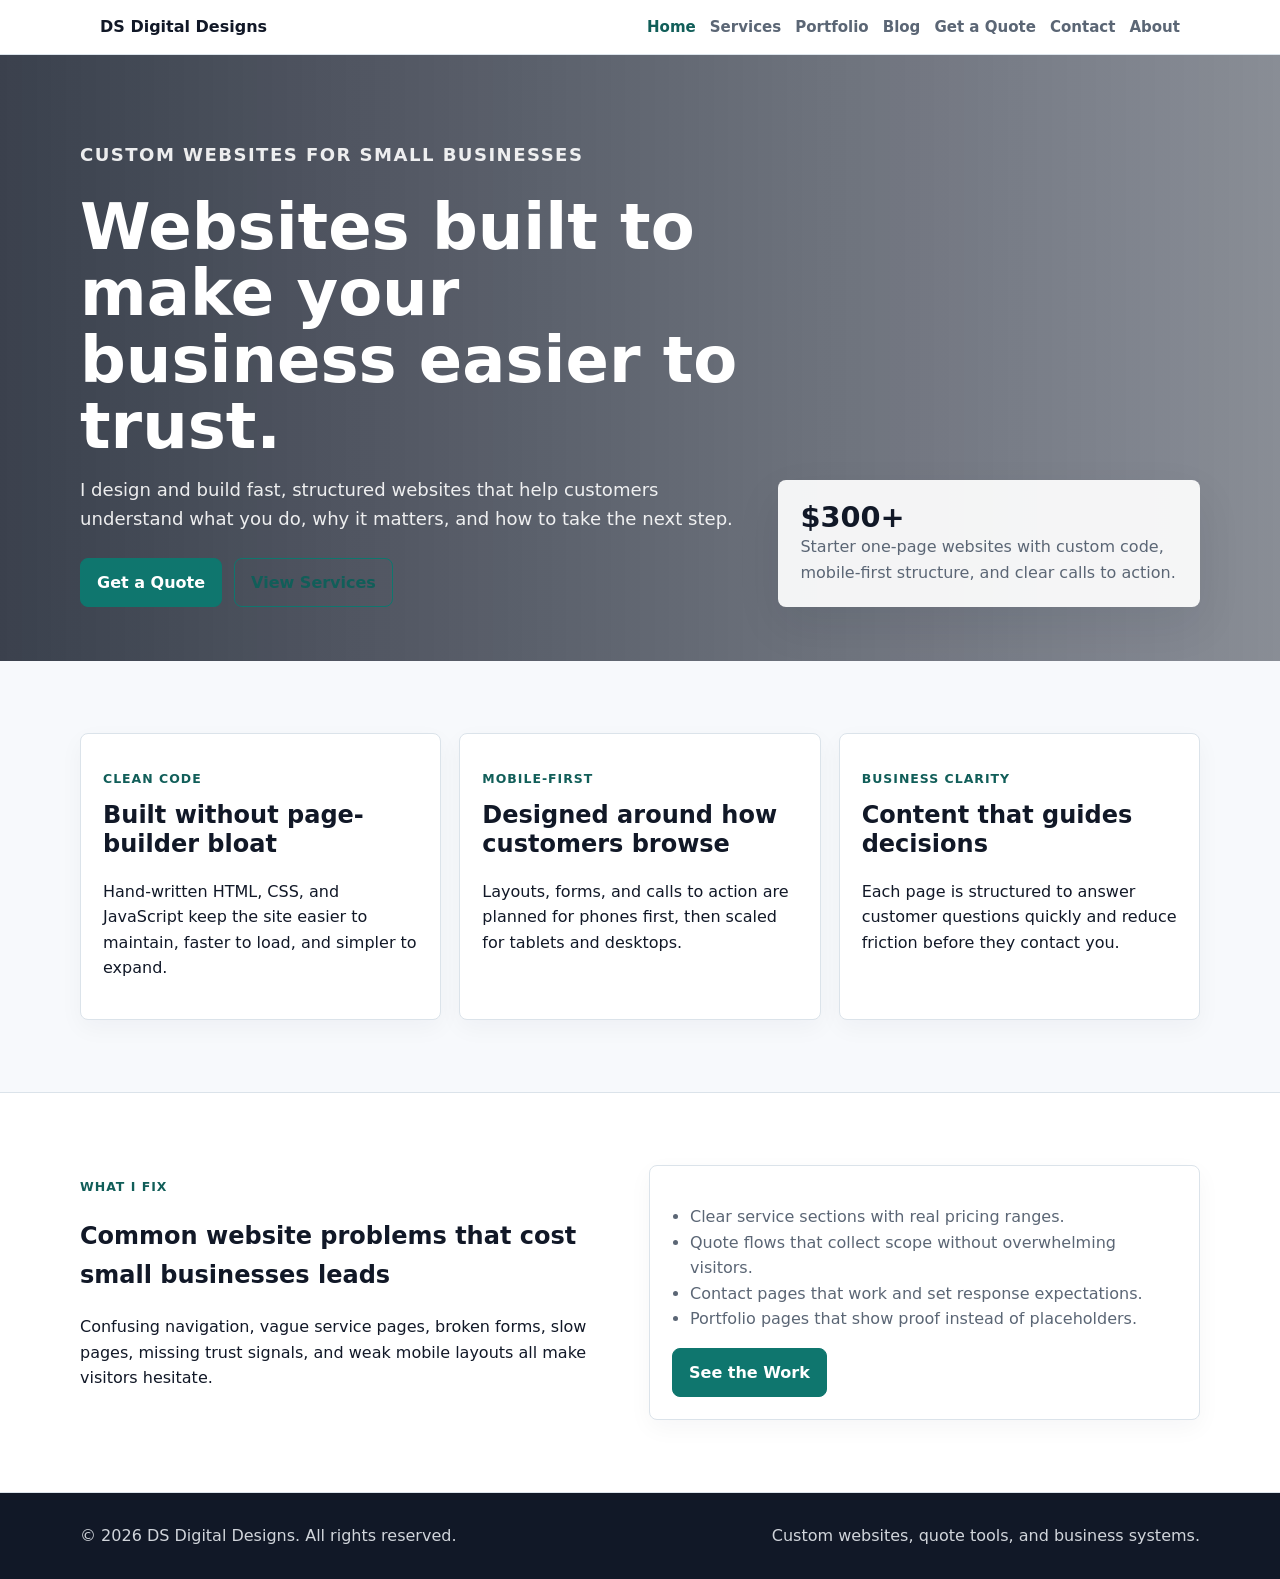
<file: index.html>
<!DOCTYPE html>
<html lang="en">
<head>
  <meta charset="UTF-8">
  <meta name="viewport" content="width=device-width, initial-scale=1.0">
  <title>DS Digital Designs | Websites Built to Convert</title>
  <meta name="description" content="Custom websites, redesigns, and business tools for small businesses that need clarity, speed, and stronger customer trust.">
  <link rel="stylesheet" href="styles.css">
</head>
<body>
  <header class="site-header" data-nav></header>

  <main>
    <section class="hero">
      <div class="wrap">
        <div>
          <p class="eyebrow">Custom websites for small businesses</p>
          <h1>Websites built to make your business easier to trust.</h1>
          <p>I design and build fast, structured websites that help customers understand what you do, why it matters, and how to take the next step.</p>
          <div class="hero-actions">
            <a class="button" href="quote.html">Get a Quote</a>
            <a class="button secondary" href="services.html">View Services</a>
          </div>
        </div>
        <aside class="hero-panel" aria-label="Project starting points">
          <strong>$300+</strong>
          <span>Starter one-page websites with custom code, mobile-first structure, and clear calls to action.</span>
        </aside>
      </div>
    </section>

    <section class="section">
      <div class="wrap grid three">
        <article class="card">
          <p class="eyebrow">Clean code</p>
          <h2>Built without page-builder bloat</h2>
          <p>Hand-written HTML, CSS, and JavaScript keep the site easier to maintain, faster to load, and simpler to expand.</p>
        </article>
        <article class="card">
          <p class="eyebrow">Mobile-first</p>
          <h2>Designed around how customers browse</h2>
          <p>Layouts, forms, and calls to action are planned for phones first, then scaled for tablets and desktops.</p>
        </article>
        <article class="card">
          <p class="eyebrow">Business clarity</p>
          <h2>Content that guides decisions</h2>
          <p>Each page is structured to answer customer questions quickly and reduce friction before they contact you.</p>
        </article>
      </div>
    </section>

    <section class="section alt">
      <div class="wrap grid two">
        <div>
          <p class="eyebrow">What I fix</p>
          <h2>Common website problems that cost small businesses leads</h2>
          <p>Confusing navigation, vague service pages, broken forms, slow pages, missing trust signals, and weak mobile layouts all make visitors hesitate.</p>
        </div>
        <div class="card">
          <ul class="list">
            <li>Clear service sections with real pricing ranges.</li>
            <li>Quote flows that collect scope without overwhelming visitors.</li>
            <li>Contact pages that work and set response expectations.</li>
            <li>Portfolio pages that show proof instead of placeholders.</li>
          </ul>
          <a class="button" href="portfolio.html">See the Work</a>
        </div>
      </div>
    </section>
  </main>

  <footer class="site-footer" data-footer></footer>
  <script src="site.js"></script>
</body>
</html>
</file>
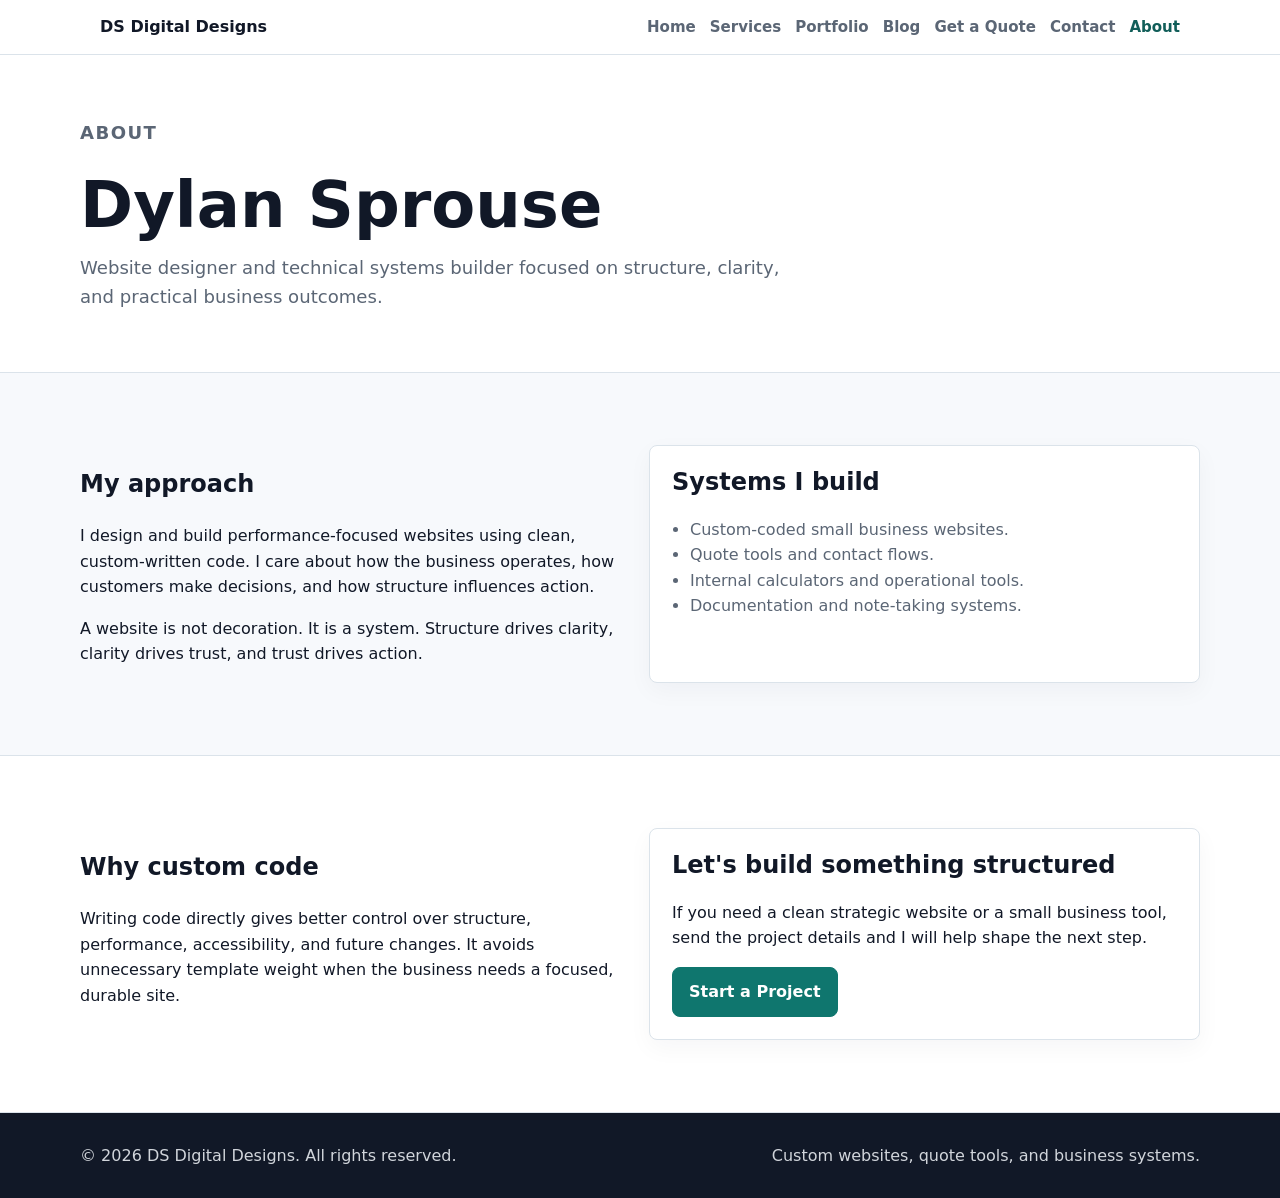
<file: about.html>
<!DOCTYPE html>
<html lang="en">
<head>
  <meta charset="UTF-8">
  <meta name="viewport" content="width=device-width, initial-scale=1.0">
  <title>About Dylan Sprouse | DS Digital Designs</title>
  <meta name="description" content="Learn about Dylan Sprouse and the DS Digital Designs approach to clean, structured websites and business tools.">
  <link rel="stylesheet" href="styles.css">
</head>
<body>
  <header class="site-header" data-nav></header>
  <main>
    <section class="page-title">
      <div class="wrap">
        <p class="eyebrow">About</p>
        <h1>Dylan Sprouse</h1>
        <p>Website designer and technical systems builder focused on structure, clarity, and practical business outcomes.</p>
      </div>
    </section>

    <section class="section">
      <div class="wrap grid two">
        <article>
          <h2>My approach</h2>
          <p>I design and build performance-focused websites using clean, custom-written code. I care about how the business operates, how customers make decisions, and how structure influences action.</p>
          <p>A website is not decoration. It is a system. Structure drives clarity, clarity drives trust, and trust drives action.</p>
        </article>
        <aside class="card">
          <h2>Systems I build</h2>
          <ul class="list">
            <li>Custom-coded small business websites.</li>
            <li>Quote tools and contact flows.</li>
            <li>Internal calculators and operational tools.</li>
            <li>Documentation and note-taking systems.</li>
          </ul>
        </aside>
      </div>
    </section>

    <section class="section alt">
      <div class="wrap grid two">
        <article>
          <h2>Why custom code</h2>
          <p>Writing code directly gives better control over structure, performance, accessibility, and future changes. It avoids unnecessary template weight when the business needs a focused, durable site.</p>
        </article>
        <article class="card">
          <h2>Let's build something structured</h2>
          <p>If you need a clean strategic website or a small business tool, send the project details and I will help shape the next step.</p>
          <a class="button" href="quote.html">Start a Project</a>
        </article>
      </div>
    </section>
  </main>
  <footer class="site-footer" data-footer></footer>
  <script src="site.js"></script>
</body>
</html>
</file>
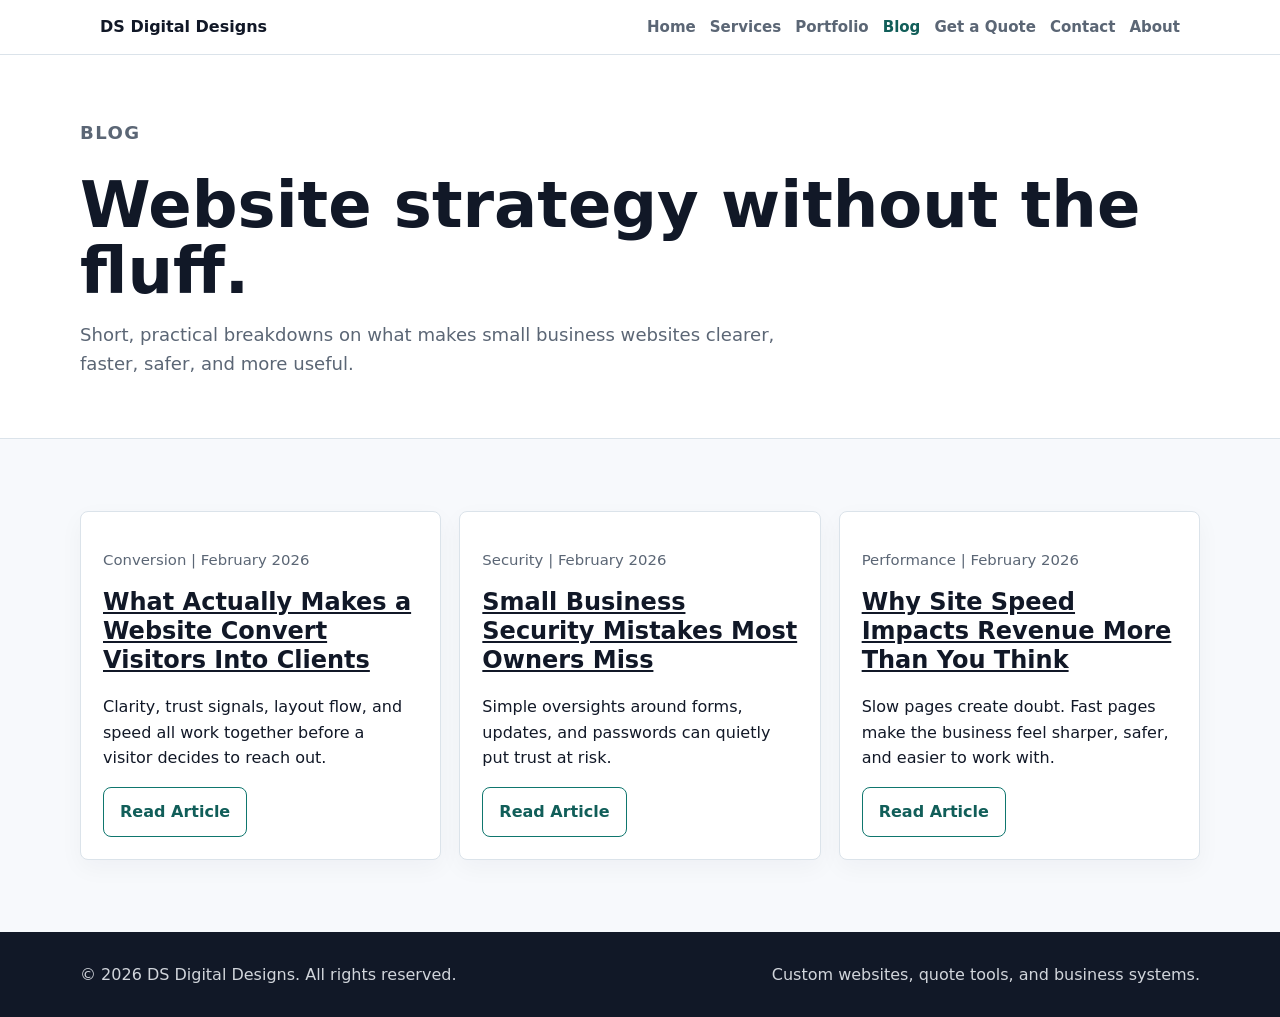
<file: blog.html>
<!DOCTYPE html>
<html lang="en">
<head>
  <meta charset="UTF-8">
  <meta name="viewport" content="width=device-width, initial-scale=1.0">
  <title>Blog | DS Digital Designs</title>
  <meta name="description" content="Website strategy, performance, security, and conversion articles for small businesses.">
  <link rel="stylesheet" href="styles.css">
</head>
<body>
  <header class="site-header" data-nav></header>
  <main>
    <section class="page-title">
      <div class="wrap">
        <p class="eyebrow">Blog</p>
        <h1>Website strategy without the fluff.</h1>
        <p>Short, practical breakdowns on what makes small business websites clearer, faster, safer, and more useful.</p>
      </div>
    </section>

    <section class="section">
      <div class="wrap grid three">
        <article class="card">
          <p class="post-meta">Conversion | February 2026</p>
          <h2><a href="post-high-converting-websites.html">What Actually Makes a Website Convert Visitors Into Clients</a></h2>
          <p>Clarity, trust signals, layout flow, and speed all work together before a visitor decides to reach out.</p>
          <a class="button secondary" href="post-high-converting-websites.html">Read Article</a>
        </article>
        <article class="card">
          <p class="post-meta">Security | February 2026</p>
          <h2><a href="post-small-business-security.html">Small Business Security Mistakes Most Owners Miss</a></h2>
          <p>Simple oversights around forms, updates, and passwords can quietly put trust at risk.</p>
          <a class="button secondary" href="post-small-business-security.html">Read Article</a>
        </article>
        <article class="card">
          <p class="post-meta">Performance | February 2026</p>
          <h2><a href="post-site-speed-revenue.html">Why Site Speed Impacts Revenue More Than You Think</a></h2>
          <p>Slow pages create doubt. Fast pages make the business feel sharper, safer, and easier to work with.</p>
          <a class="button secondary" href="post-site-speed-revenue.html">Read Article</a>
        </article>
      </div>
    </section>
  </main>
  <footer class="site-footer" data-footer></footer>
  <script src="site.js"></script>
</body>
</html>
</file>
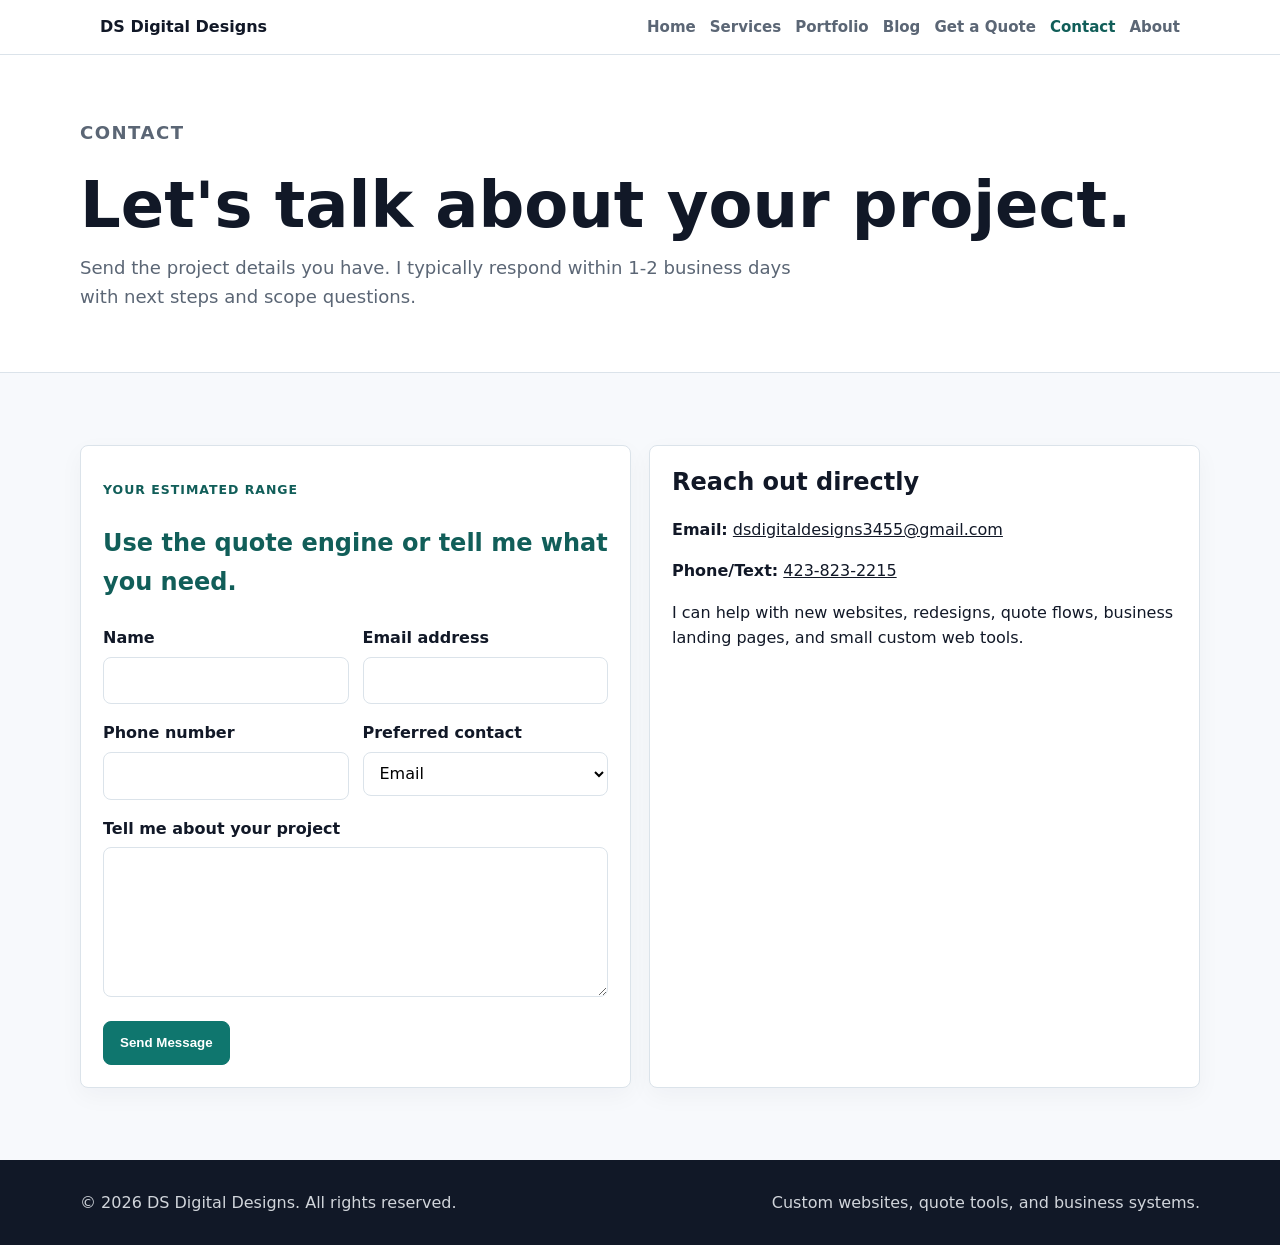
<file: contact.html>
<!DOCTYPE html>
<html lang="en">
<head>
  <meta charset="UTF-8">
  <meta name="viewport" content="width=device-width, initial-scale=1.0">
  <title>Contact | DS Digital Designs</title>
  <meta name="description" content="Contact DS Digital Designs about a website, redesign, quote engine, or custom business tool.">
  <link rel="stylesheet" href="styles.css">
</head>
<body>
  <header class="site-header" data-nav></header>
  <main>
    <section class="page-title">
      <div class="wrap">
        <p class="eyebrow">Contact</p>
        <h1>Let's talk about your project.</h1>
        <p>Send the project details you have. I typically respond within 1-2 business days with next steps and scope questions.</p>
      </div>
    </section>

    <section class="section">
      <div class="wrap grid two">
        <form class="card" data-contact-form>
          <p class="eyebrow">Your estimated range</p>
          <p class="price" data-estimate-field>Use the quote engine or tell me what you need.</p>

          <div class="form-row">
            <div class="form-field">
              <label for="name">Name</label>
              <input id="name" name="name" autocomplete="name" required>
            </div>
            <div class="form-field">
              <label for="email">Email address</label>
              <input id="email" name="email" type="email" autocomplete="email" required>
            </div>
          </div>

          <div class="form-row">
            <div class="form-field">
              <label for="phone">Phone number</label>
              <input id="phone" name="phone" type="tel" autocomplete="tel">
            </div>
            <div class="form-field">
              <label for="contact-method">Preferred contact</label>
              <select id="contact-method" name="contact-method">
                <option>Email</option>
                <option>Text</option>
                <option>Either</option>
              </select>
            </div>
          </div>

          <div class="form-field">
            <label for="message">Tell me about your project</label>
            <textarea id="message" name="message" required></textarea>
          </div>

          <button type="submit">Send Message</button>
          <div class="success" data-form-success>
            Your email app should open with the message ready to send. If it does not, email dsdigitaldesigns3455@gmail.com directly.
          </div>
        </form>

        <aside class="card">
          <h2>Reach out directly</h2>
          <p><strong>Email:</strong> <a href="mailto:dsdigitaldesigns3455@gmail.com">dsdigitaldesigns3455@gmail.com</a></p>
          <p><strong>Phone/Text:</strong> <a href="tel:14238232215">423-823-2215</a></p>
          <p>I can help with new websites, redesigns, quote flows, business landing pages, and small custom web tools.</p>
        </aside>
      </div>
    </section>
  </main>
  <footer class="site-footer" data-footer></footer>
  <script src="site.js"></script>
</body>
</html>
</file>
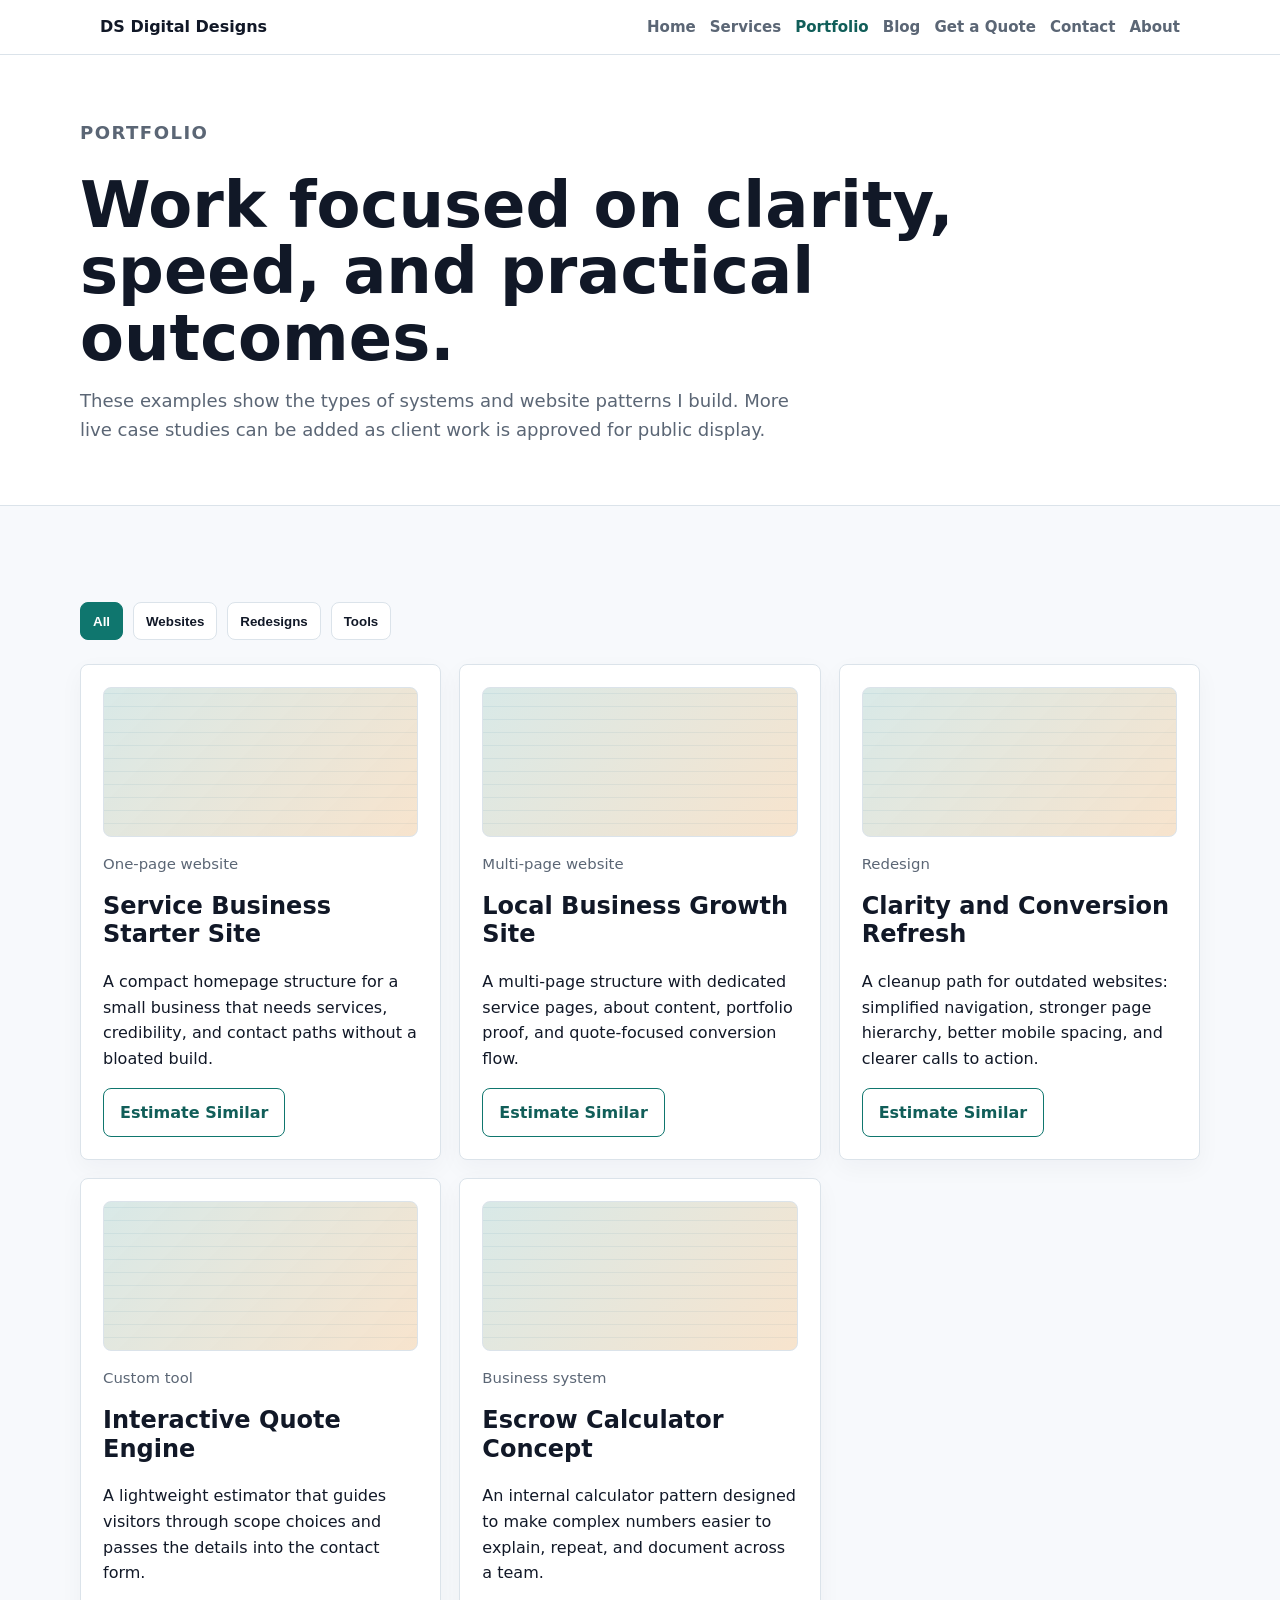
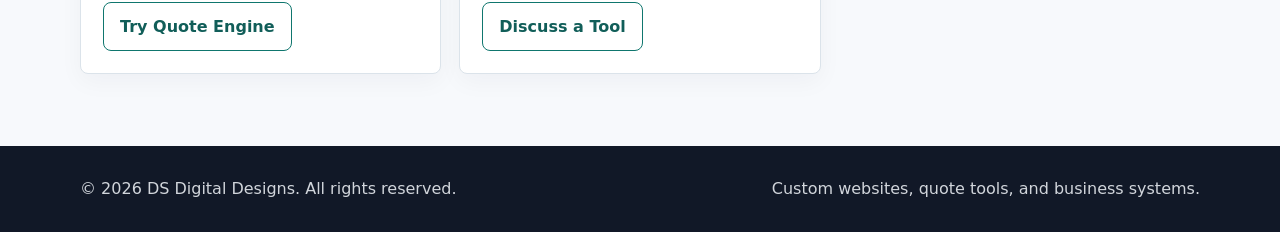
<file: portfolio.html>
<!DOCTYPE html>
<html lang="en">
<head>
  <meta charset="UTF-8">
  <meta name="viewport" content="width=device-width, initial-scale=1.0">
  <title>Portfolio | DS Digital Designs</title>
  <meta name="description" content="Recent DS Digital Designs website and tool examples.">
  <link rel="stylesheet" href="styles.css">
</head>
<body>
  <header class="site-header" data-nav></header>
  <main>
    <section class="page-title">
      <div class="wrap">
        <p class="eyebrow">Portfolio</p>
        <h1>Work focused on clarity, speed, and practical outcomes.</h1>
        <p>These examples show the types of systems and website patterns I build. More live case studies can be added as client work is approved for public display.</p>
      </div>
    </section>

    <section class="section">
      <div class="wrap">
        <div class="filters" aria-label="Portfolio filters">
          <button type="button" class="filter active" data-filter="all">All</button>
          <button type="button" class="filter" data-filter="site">Websites</button>
          <button type="button" class="filter" data-filter="redesign">Redesigns</button>
          <button type="button" class="filter" data-filter="tool">Tools</button>
        </div>

        <div class="grid three">
          <article class="card" data-project="site">
            <div class="project-shot" aria-hidden="true"></div>
            <p class="project-meta">One-page website</p>
            <h2>Service Business Starter Site</h2>
            <p>A compact homepage structure for a small business that needs services, credibility, and contact paths without a bloated build.</p>
            <a class="button secondary" href="quote.html?type=one-page">Estimate Similar</a>
          </article>

          <article class="card" data-project="site">
            <div class="project-shot" aria-hidden="true"></div>
            <p class="project-meta">Multi-page website</p>
            <h2>Local Business Growth Site</h2>
            <p>A multi-page structure with dedicated service pages, about content, portfolio proof, and quote-focused conversion flow.</p>
            <a class="button secondary" href="quote.html?type=multi-page">Estimate Similar</a>
          </article>

          <article class="card" data-project="redesign">
            <div class="project-shot" aria-hidden="true"></div>
            <p class="project-meta">Redesign</p>
            <h2>Clarity and Conversion Refresh</h2>
            <p>A cleanup path for outdated websites: simplified navigation, stronger page hierarchy, better mobile spacing, and clearer calls to action.</p>
            <a class="button secondary" href="quote.html?type=redesign">Estimate Similar</a>
          </article>

          <article class="card" data-project="tool">
            <div class="project-shot" aria-hidden="true"></div>
            <p class="project-meta">Custom tool</p>
            <h2>Interactive Quote Engine</h2>
            <p>A lightweight estimator that guides visitors through scope choices and passes the details into the contact form.</p>
            <a class="button secondary" href="quote.html">Try Quote Engine</a>
          </article>

          <article class="card" data-project="tool">
            <div class="project-shot" aria-hidden="true"></div>
            <p class="project-meta">Business system</p>
            <h2>Escrow Calculator Concept</h2>
            <p>An internal calculator pattern designed to make complex numbers easier to explain, repeat, and document across a team.</p>
            <a class="button secondary" href="contact.html">Discuss a Tool</a>
          </article>
        </div>
      </div>
    </section>
  </main>
  <footer class="site-footer" data-footer></footer>
  <script src="site.js"></script>
</body>
</html>
</file>
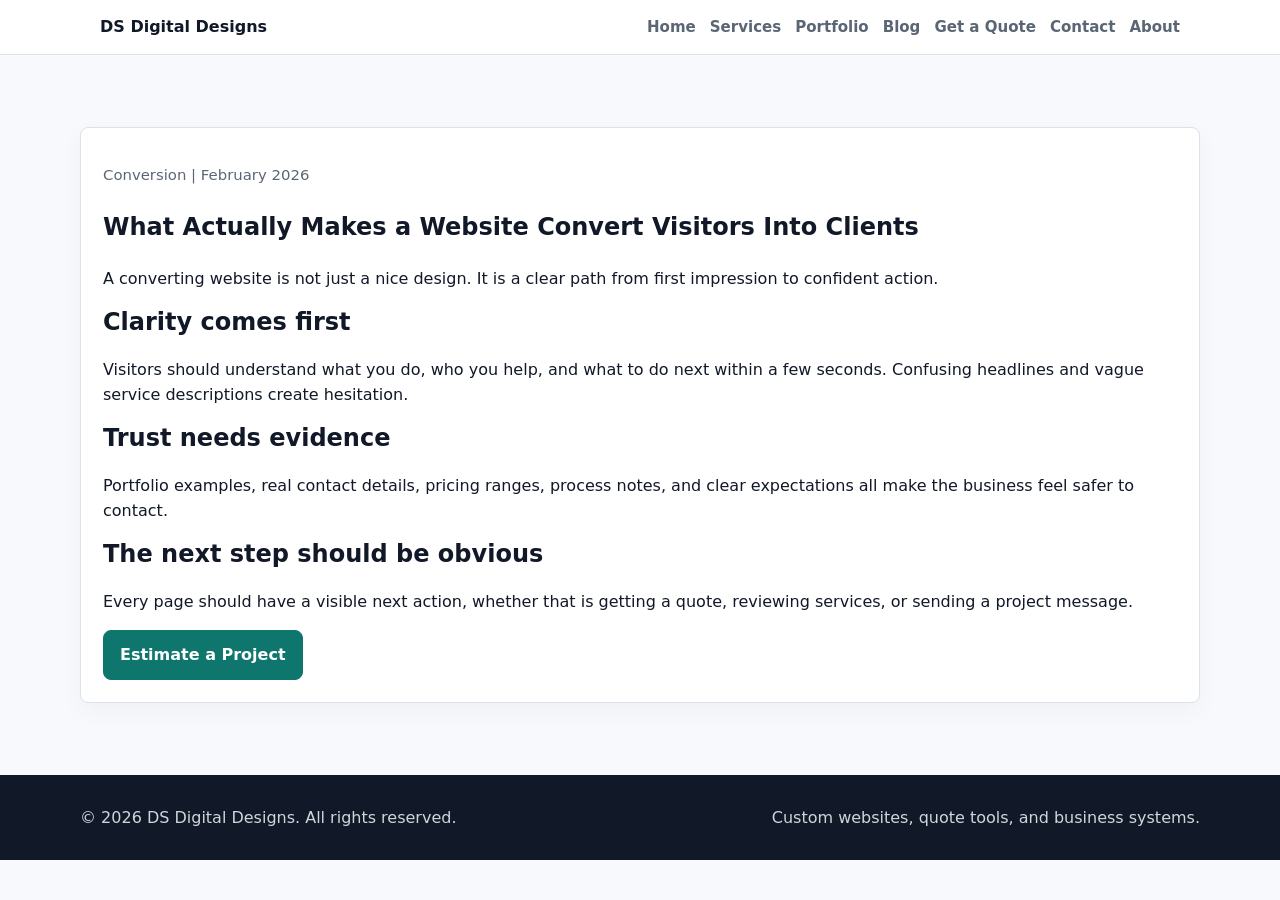
<file: post-high-converting-websites.html>
<!DOCTYPE html>
<html lang="en">
<head>
  <meta charset="UTF-8">
  <meta name="viewport" content="width=device-width, initial-scale=1.0">
  <title>What Makes a Website Convert | DS Digital Designs</title>
  <link rel="stylesheet" href="styles.css">
</head>
<body>
  <header class="site-header" data-nav></header>
  <main>
    <article class="section">
      <div class="wrap card">
        <p class="post-meta">Conversion | February 2026</p>
        <h1>What Actually Makes a Website Convert Visitors Into Clients</h1>
        <p>A converting website is not just a nice design. It is a clear path from first impression to confident action.</p>
        <h2>Clarity comes first</h2>
        <p>Visitors should understand what you do, who you help, and what to do next within a few seconds. Confusing headlines and vague service descriptions create hesitation.</p>
        <h2>Trust needs evidence</h2>
        <p>Portfolio examples, real contact details, pricing ranges, process notes, and clear expectations all make the business feel safer to contact.</p>
        <h2>The next step should be obvious</h2>
        <p>Every page should have a visible next action, whether that is getting a quote, reviewing services, or sending a project message.</p>
        <a class="button" href="quote.html">Estimate a Project</a>
      </div>
    </article>
  </main>
  <footer class="site-footer" data-footer></footer>
  <script src="site.js"></script>
</body>
</html>
</file>
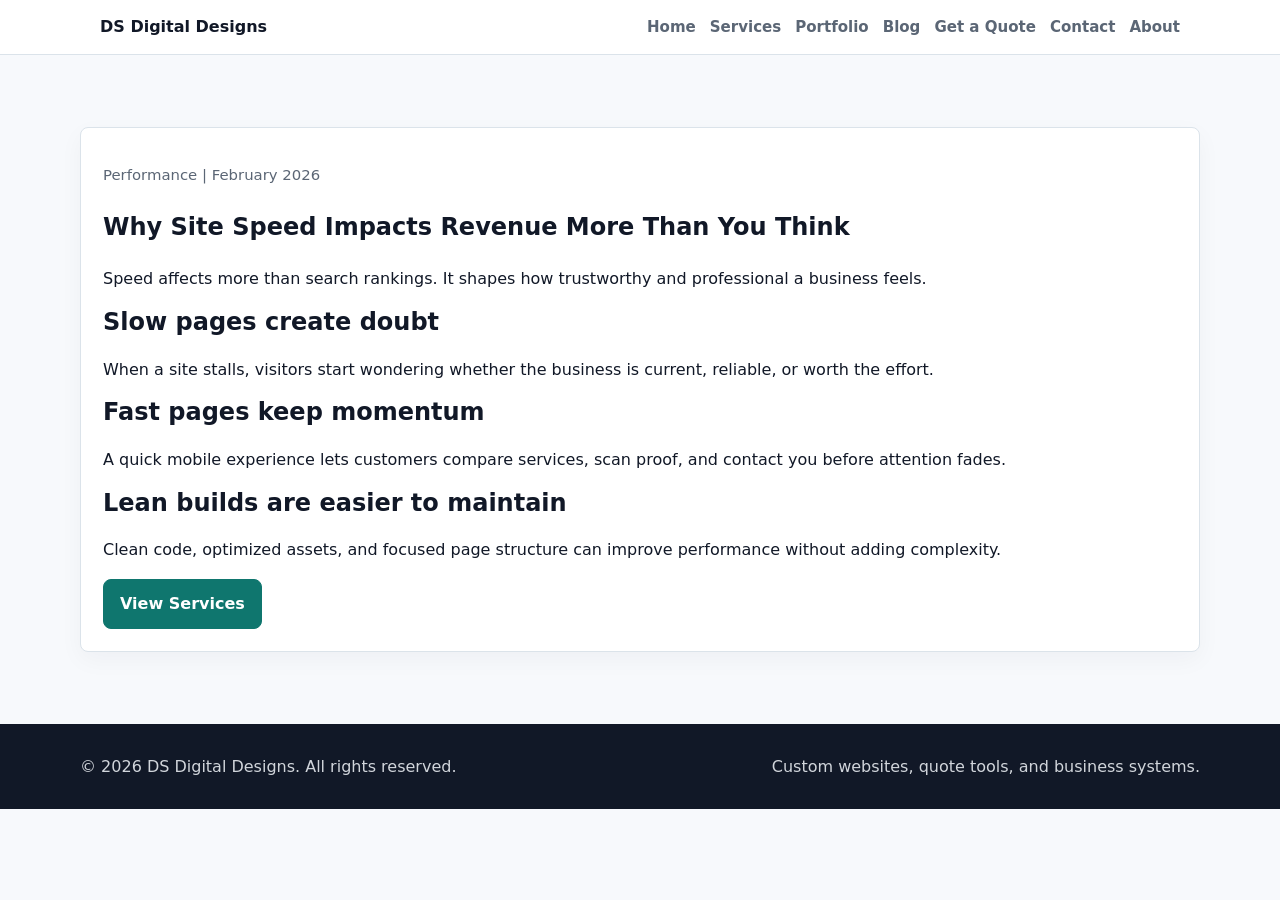
<file: post-site-speed-revenue.html>
<!DOCTYPE html>
<html lang="en">
<head>
  <meta charset="UTF-8">
  <meta name="viewport" content="width=device-width, initial-scale=1.0">
  <title>Why Site Speed Impacts Revenue | DS Digital Designs</title>
  <link rel="stylesheet" href="styles.css">
</head>
<body>
  <header class="site-header" data-nav></header>
  <main>
    <article class="section">
      <div class="wrap card">
        <p class="post-meta">Performance | February 2026</p>
        <h1>Why Site Speed Impacts Revenue More Than You Think</h1>
        <p>Speed affects more than search rankings. It shapes how trustworthy and professional a business feels.</p>
        <h2>Slow pages create doubt</h2>
        <p>When a site stalls, visitors start wondering whether the business is current, reliable, or worth the effort.</p>
        <h2>Fast pages keep momentum</h2>
        <p>A quick mobile experience lets customers compare services, scan proof, and contact you before attention fades.</p>
        <h2>Lean builds are easier to maintain</h2>
        <p>Clean code, optimized assets, and focused page structure can improve performance without adding complexity.</p>
        <a class="button" href="services.html">View Services</a>
      </div>
    </article>
  </main>
  <footer class="site-footer" data-footer></footer>
  <script src="site.js"></script>
</body>
</html>
</file>
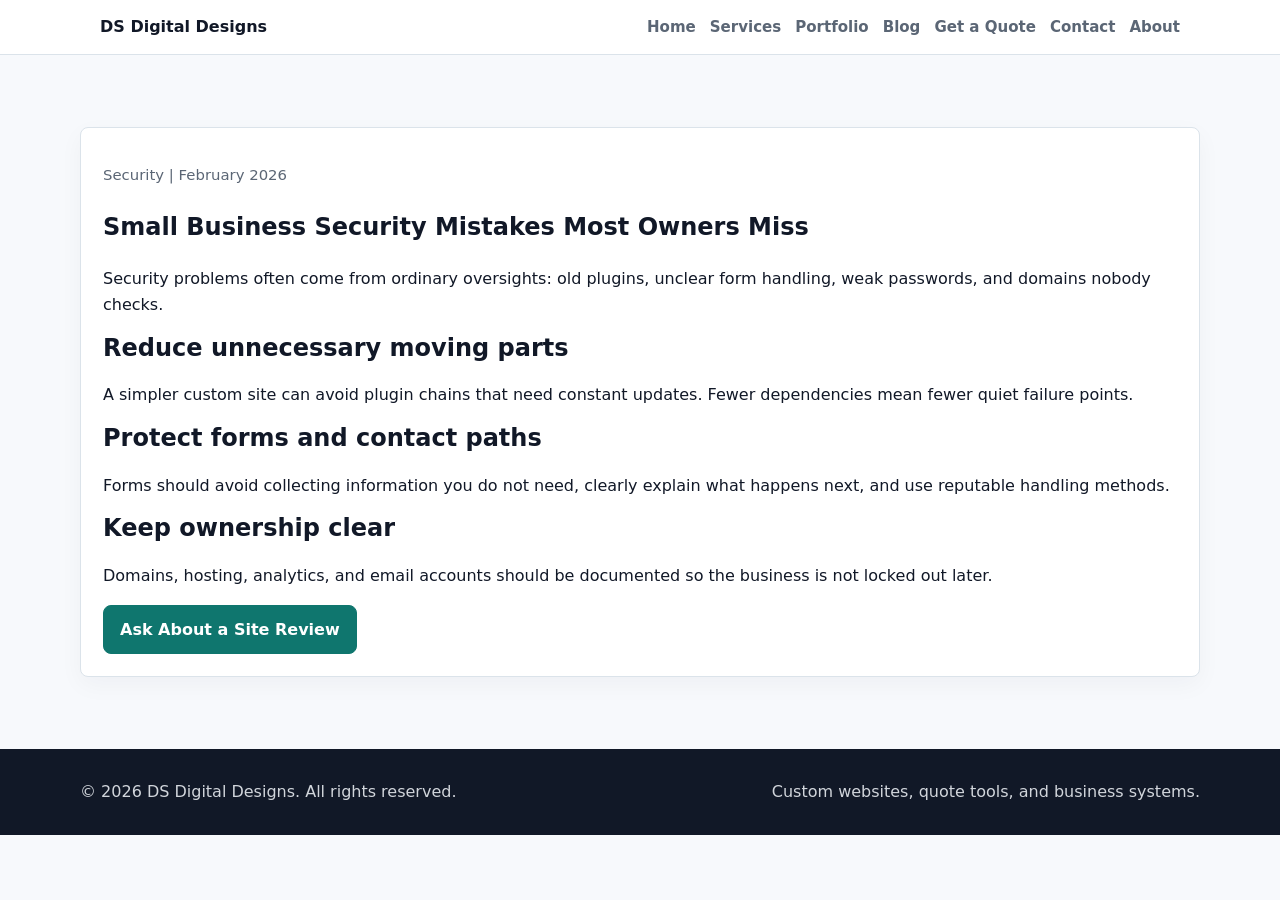
<file: post-small-business-security.html>
<!DOCTYPE html>
<html lang="en">
<head>
  <meta charset="UTF-8">
  <meta name="viewport" content="width=device-width, initial-scale=1.0">
  <title>Small Business Website Security | DS Digital Designs</title>
  <link rel="stylesheet" href="styles.css">
</head>
<body>
  <header class="site-header" data-nav></header>
  <main>
    <article class="section">
      <div class="wrap card">
        <p class="post-meta">Security | February 2026</p>
        <h1>Small Business Security Mistakes Most Owners Miss</h1>
        <p>Security problems often come from ordinary oversights: old plugins, unclear form handling, weak passwords, and domains nobody checks.</p>
        <h2>Reduce unnecessary moving parts</h2>
        <p>A simpler custom site can avoid plugin chains that need constant updates. Fewer dependencies mean fewer quiet failure points.</p>
        <h2>Protect forms and contact paths</h2>
        <p>Forms should avoid collecting information you do not need, clearly explain what happens next, and use reputable handling methods.</p>
        <h2>Keep ownership clear</h2>
        <p>Domains, hosting, analytics, and email accounts should be documented so the business is not locked out later.</p>
        <a class="button" href="contact.html">Ask About a Site Review</a>
      </div>
    </article>
  </main>
  <footer class="site-footer" data-footer></footer>
  <script src="site.js"></script>
</body>
</html>
</file>
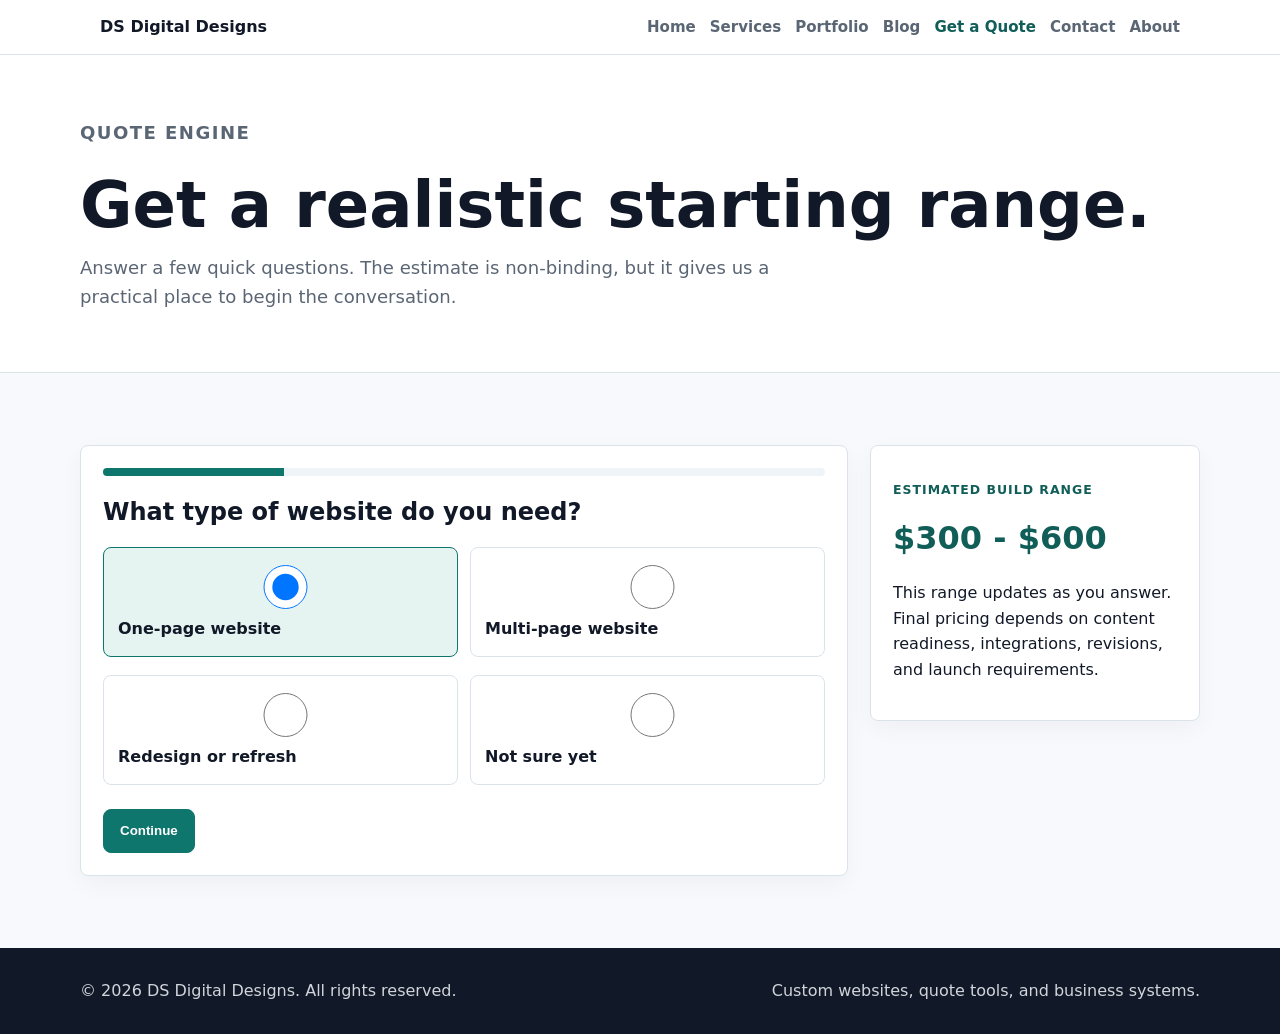
<file: quote.html>
<!DOCTYPE html>
<html lang="en">
<head>
  <meta charset="UTF-8">
  <meta name="viewport" content="width=device-width, initial-scale=1.0">
  <title>Get a Quote | DS Digital Designs</title>
  <meta name="description" content="Estimate your website project range with a simple quote engine.">
  <link rel="stylesheet" href="styles.css">
</head>
<body>
  <header class="site-header" data-nav></header>
  <main>
    <section class="page-title">
      <div class="wrap">
        <p class="eyebrow">Quote engine</p>
        <h1>Get a realistic starting range.</h1>
        <p>Answer a few quick questions. The estimate is non-binding, but it gives us a practical place to begin the conversation.</p>
      </div>
    </section>

    <section class="section">
      <div class="wrap quote-shell">
        <form class="card" data-quote-form>
          <div class="progress" aria-hidden="true"><span data-progress></span></div>

          <section class="quote-step" data-step>
            <h2>What type of website do you need?</h2>
            <div class="option-grid">
              <label class="choice"><input type="radio" name="type" value="one-page" checked> One-page website</label>
              <label class="choice"><input type="radio" name="type" value="multi-page"> Multi-page website</label>
              <label class="choice"><input type="radio" name="type" value="redesign"> Redesign or refresh</label>
              <label class="choice"><input type="radio" name="type" value="unsure"> Not sure yet</label>
            </div>
            <div class="actions" style="margin-top: 18px;">
              <button type="button" data-next-step="1">Continue</button>
            </div>
          </section>

          <section class="quote-step" data-step>
            <h2>What features do you need?</h2>
            <div class="option-grid">
              <label class="choice"><input type="checkbox" name="features" value="form"> Contact form</label>
              <label class="choice"><input type="checkbox" name="features" value="gallery"> Image gallery</label>
              <label class="choice"><input type="checkbox" name="features" value="booking"> Booking or inquiry flow</label>
              <label class="choice"><input type="checkbox" name="features" value="blog"> Blog or updates</label>
              <label class="choice"><input type="checkbox" name="features" value="seo"> Local SEO setup</label>
              <label class="choice"><input type="checkbox" name="features" value="copy"> Copy cleanup</label>
            </div>
            <div class="actions" style="margin-top: 18px;">
              <button type="button" class="secondary" data-prev-step="0">Back</button>
              <button type="button" data-next-step="2">Continue</button>
            </div>
          </section>

          <section class="quote-step" data-step>
            <h2>How soon do you need it?</h2>
            <div class="option-grid">
              <label class="choice"><input type="radio" name="timeline" value="asap"> ASAP</label>
              <label class="choice"><input type="radio" name="timeline" value="month" checked> Within a month</label>
              <label class="choice"><input type="radio" name="timeline" value="flexible"> Flexible</label>
            </div>
            <div class="actions" style="margin-top: 18px;">
              <button type="button" class="secondary" data-prev-step="1">Back</button>
              <button type="button" data-next-step="3">Continue</button>
            </div>
          </section>

          <section class="quote-step" data-step>
            <h2>Will you need ongoing updates?</h2>
            <div class="option-grid">
              <label class="choice"><input type="radio" name="care" value="none" checked> No ongoing updates</label>
              <label class="choice"><input type="radio" name="care" value="edits"> Occasional small edits</label>
              <label class="choice"><input type="radio" name="care" value="ongoing"> Ongoing updates</label>
            </div>
            <div class="actions" style="margin-top: 18px;">
              <button type="button" class="secondary" data-prev-step="2">Back</button>
              <a class="button" data-contact-quote href="contact.html">Continue to Contact</a>
            </div>
          </section>
        </form>

        <aside class="card estimate">
          <p class="eyebrow">Estimated build range</p>
          <div class="estimate-range" data-estimate>$300 - $600</div>
          <p>This range updates as you answer. Final pricing depends on content readiness, integrations, revisions, and launch requirements.</p>
        </aside>
      </div>
    </section>
  </main>
  <footer class="site-footer" data-footer></footer>
  <script src="site.js"></script>
</body>
</html>
</file>
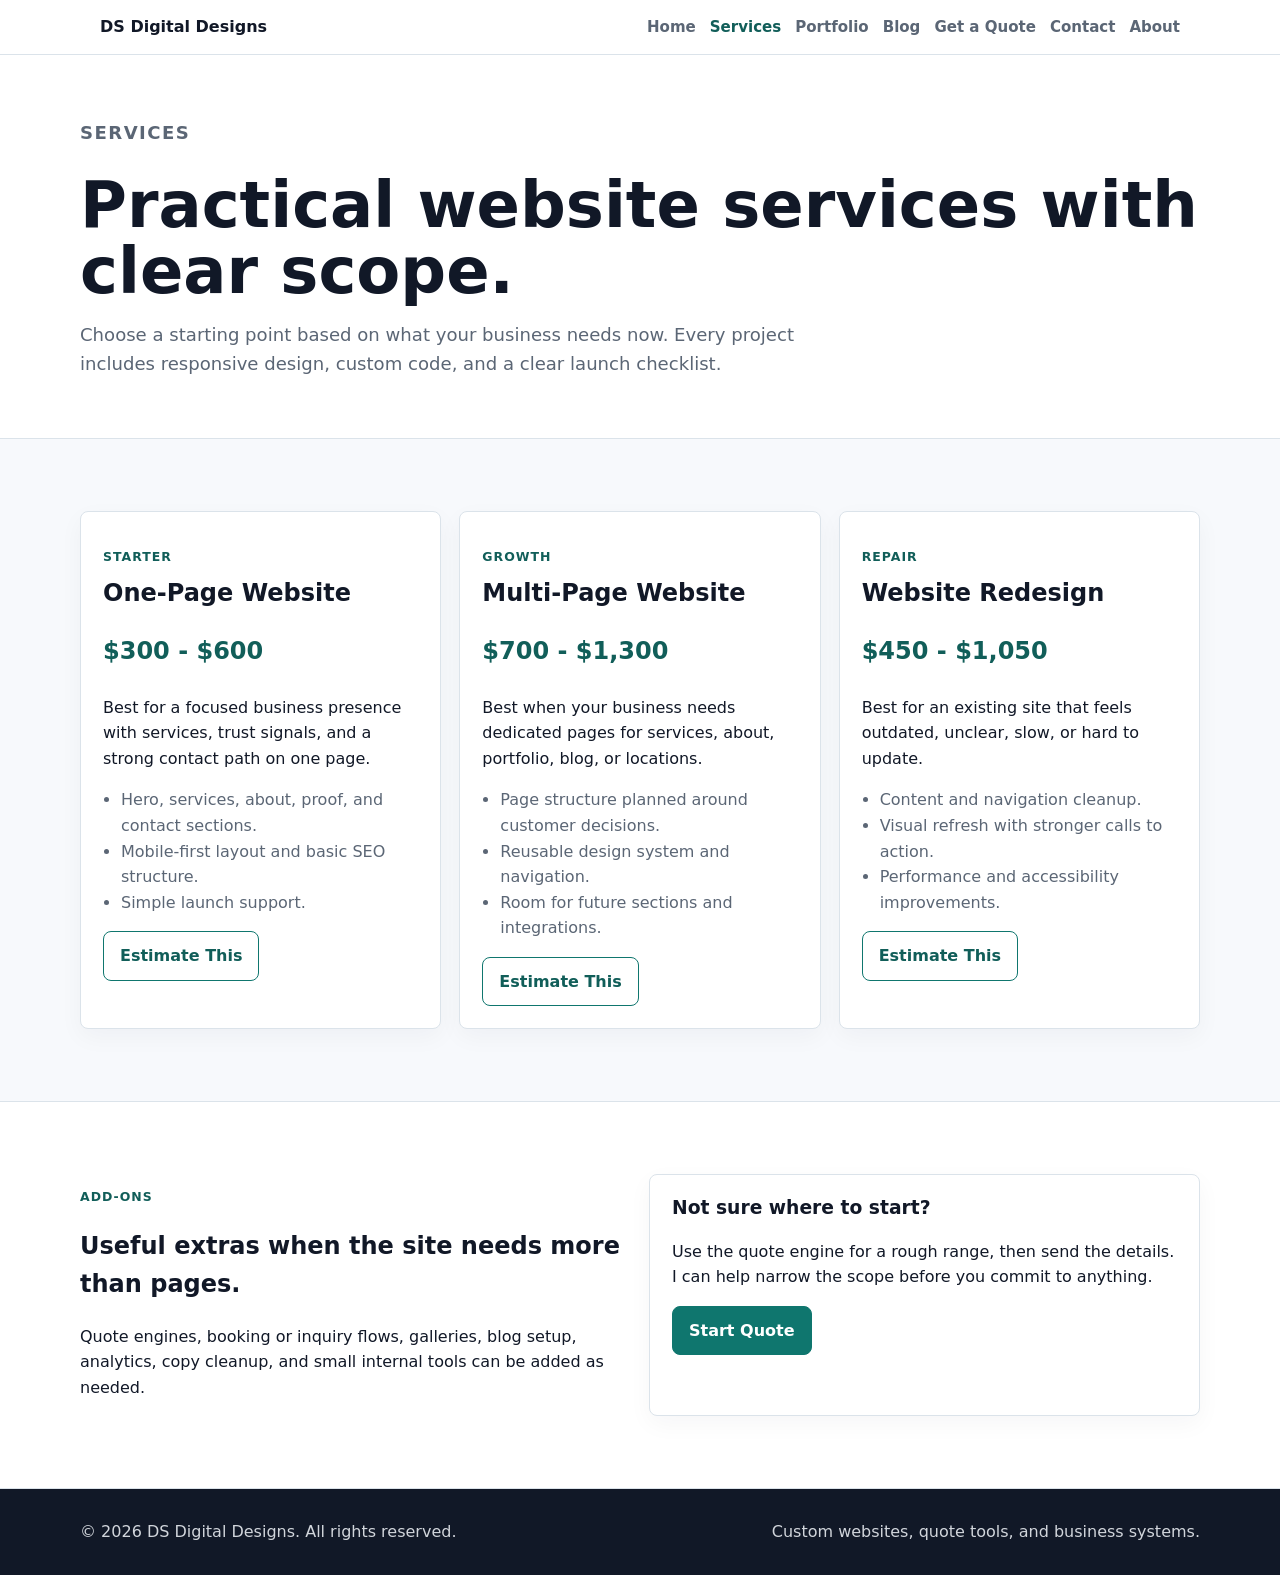
<file: services.html>
<!DOCTYPE html>
<html lang="en">
<head>
  <meta charset="UTF-8">
  <meta name="viewport" content="width=device-width, initial-scale=1.0">
  <title>Services | DS Digital Designs</title>
  <meta name="description" content="Website design, redesigns, quote engines, and custom business tools for small businesses.">
  <link rel="stylesheet" href="styles.css">
</head>
<body>
  <header class="site-header" data-nav></header>
  <main>
    <section class="page-title">
      <div class="wrap">
        <p class="eyebrow">Services</p>
        <h1>Practical website services with clear scope.</h1>
        <p>Choose a starting point based on what your business needs now. Every project includes responsive design, custom code, and a clear launch checklist.</p>
      </div>
    </section>

    <section class="section">
      <div class="wrap grid three">
        <article class="card" id="one-page">
          <p class="eyebrow">Starter</p>
          <h2>One-Page Website</h2>
          <p class="price">$300 - $600</p>
          <p>Best for a focused business presence with services, trust signals, and a strong contact path on one page.</p>
          <ul class="list">
            <li>Hero, services, about, proof, and contact sections.</li>
            <li>Mobile-first layout and basic SEO structure.</li>
            <li>Simple launch support.</li>
          </ul>
          <a class="button secondary" href="quote.html?type=one-page">Estimate This</a>
        </article>

        <article class="card" id="multi-page">
          <p class="eyebrow">Growth</p>
          <h2>Multi-Page Website</h2>
          <p class="price">$700 - $1,300</p>
          <p>Best when your business needs dedicated pages for services, about, portfolio, blog, or locations.</p>
          <ul class="list">
            <li>Page structure planned around customer decisions.</li>
            <li>Reusable design system and navigation.</li>
            <li>Room for future sections and integrations.</li>
          </ul>
          <a class="button secondary" href="quote.html?type=multi-page">Estimate This</a>
        </article>

        <article class="card" id="redesign">
          <p class="eyebrow">Repair</p>
          <h2>Website Redesign</h2>
          <p class="price">$450 - $1,050</p>
          <p>Best for an existing site that feels outdated, unclear, slow, or hard to update.</p>
          <ul class="list">
            <li>Content and navigation cleanup.</li>
            <li>Visual refresh with stronger calls to action.</li>
            <li>Performance and accessibility improvements.</li>
          </ul>
          <a class="button secondary" href="quote.html?type=redesign">Estimate This</a>
        </article>
      </div>
    </section>

    <section class="section alt">
      <div class="wrap grid two">
        <article>
          <p class="eyebrow">Add-ons</p>
          <h2>Useful extras when the site needs more than pages.</h2>
          <p>Quote engines, booking or inquiry flows, galleries, blog setup, analytics, copy cleanup, and small internal tools can be added as needed.</p>
        </article>
        <article class="card">
          <h3>Not sure where to start?</h3>
          <p>Use the quote engine for a rough range, then send the details. I can help narrow the scope before you commit to anything.</p>
          <a class="button" href="quote.html">Start Quote</a>
        </article>
      </div>
    </section>
  </main>
  <footer class="site-footer" data-footer></footer>
  <script src="site.js"></script>
</body>
</html>
</file>
<file: styles.css>
:root {
  --bg: #f7f9fc;
  --surface: #ffffff;
  --surface-2: #eef4f8;
  --ink: #111827;
  --muted: #5b6675;
  --line: #dbe3ea;
  --brand: #0f766e;
  --brand-dark: #115e59;
  --accent: #d97706;
  --danger: #b91c1c;
  --shadow: 0 18px 45px rgba(17, 24, 39, 0.08);
  --radius: 8px;
  --max: 1120px;
}

* {
  box-sizing: border-box;
}

html {
  scroll-behavior: smooth;
}

body {
  margin: 0;
  color: var(--ink);
  font-family: Inter, ui-sans-serif, system-ui, -apple-system, BlinkMacSystemFont, "Segoe UI", sans-serif;
  background: var(--bg);
  line-height: 1.6;
}

a {
  color: inherit;
}

.site-header {
  position: sticky;
  top: 0;
  z-index: 20;
  background: rgba(255, 255, 255, 0.94);
  border-bottom: 1px solid var(--line);
  backdrop-filter: blur(12px);
}

.nav {
  max-width: var(--max);
  margin: 0 auto;
  padding: 14px 20px;
  display: flex;
  align-items: center;
  justify-content: space-between;
  gap: 20px;
}

.brand {
  font-weight: 800;
  text-decoration: none;
  letter-spacing: 0;
}

.nav-links {
  display: flex;
  align-items: center;
  gap: 14px;
  flex-wrap: wrap;
}

.nav-links a {
  text-decoration: none;
  color: var(--muted);
  font-weight: 650;
  font-size: 0.94rem;
}

.nav-links a[aria-current="page"],
.nav-links a:hover {
  color: var(--brand-dark);
}

.button,
button {
  display: inline-flex;
  align-items: center;
  justify-content: center;
  min-height: 44px;
  padding: 11px 16px;
  border-radius: var(--radius);
  border: 1px solid var(--brand);
  background: var(--brand);
  color: #fff;
  font-weight: 750;
  text-decoration: none;
  cursor: pointer;
}

.button:hover,
button:hover {
  background: var(--brand-dark);
}

.button.secondary,
button.secondary {
  background: transparent;
  color: var(--brand-dark);
}

.button.secondary:hover,
button.secondary:hover {
  background: #e6f4f1;
}

.button.ghost {
  border-color: var(--line);
  background: #fff;
  color: var(--ink);
}

main {
  min-height: 72vh;
}

.section {
  padding: 72px 20px;
}

.section.alt {
  background: var(--surface);
  border-block: 1px solid var(--line);
}

.wrap {
  width: min(100%, var(--max));
  margin: 0 auto;
}

.hero {
  padding: 86px 20px 54px;
  background:
    linear-gradient(90deg, rgba(17, 24, 39, 0.82), rgba(17, 24, 39, 0.48)),
    url("https://images.unsplash.com/photo-1497366754035-f200968a6e72?auto=format&fit=crop&w=1800&q=80") center/cover;
  color: #fff;
}

.hero .wrap {
  display: grid;
  grid-template-columns: minmax(0, 1.1fr) minmax(280px, 0.7fr);
  gap: 36px;
  align-items: end;
}

.hero h1,
.page-title h1 {
  margin: 0 0 16px;
  font-size: clamp(2.2rem, 5vw, 4.4rem);
  line-height: 1.04;
  letter-spacing: 0;
}

.hero p,
.page-title p {
  margin: 0 0 24px;
  max-width: 720px;
  font-size: 1.13rem;
  color: rgba(255, 255, 255, 0.9);
}

.page-title p {
  color: var(--muted);
}

.hero-actions,
.actions {
  display: flex;
  flex-wrap: wrap;
  gap: 12px;
}

.hero-panel {
  padding: 22px;
  border-radius: var(--radius);
  background: rgba(255, 255, 255, 0.92);
  color: var(--ink);
  box-shadow: var(--shadow);
}

.hero-panel strong {
  display: block;
  font-size: 1.8rem;
  line-height: 1.1;
}

.hero-panel span {
  color: var(--muted);
}

.grid {
  display: grid;
  gap: 18px;
}

.grid.three {
  grid-template-columns: repeat(3, minmax(0, 1fr));
}

.grid.two {
  grid-template-columns: repeat(2, minmax(0, 1fr));
}

.card {
  background: var(--surface);
  border: 1px solid var(--line);
  border-radius: var(--radius);
  padding: 22px;
  box-shadow: 0 8px 24px rgba(17, 24, 39, 0.04);
}

.card h2,
.card h3 {
  margin-top: 0;
  line-height: 1.2;
}

.eyebrow {
  color: var(--brand-dark);
  font-weight: 800;
  text-transform: uppercase;
  font-size: 0.78rem;
  letter-spacing: 0.08em;
}

.price {
  font-size: 1.5rem;
  font-weight: 850;
  color: var(--brand-dark);
}

.list {
  padding-left: 18px;
  color: var(--muted);
}

.page-title {
  padding: 64px 20px 36px;
  background: var(--surface);
  border-bottom: 1px solid var(--line);
}

.filters {
  display: flex;
  gap: 10px;
  flex-wrap: wrap;
  margin: 24px 0;
}

.filter {
  min-height: 38px;
  padding: 8px 12px;
  background: #fff;
  color: var(--ink);
  border-color: var(--line);
}

.filter.active {
  background: var(--brand);
  border-color: var(--brand);
  color: #fff;
}

.project-meta,
.post-meta {
  color: var(--muted);
  font-size: 0.93rem;
}

.project-shot {
  min-height: 150px;
  border-radius: var(--radius);
  background:
    linear-gradient(135deg, rgba(15, 118, 110, 0.16), rgba(217, 119, 6, 0.2)),
    repeating-linear-gradient(0deg, #fff 0, #fff 12px, #eef4f8 12px, #eef4f8 13px);
  border: 1px solid var(--line);
  margin-bottom: 16px;
}

.quote-shell {
  display: grid;
  grid-template-columns: minmax(0, 1fr) 330px;
  gap: 22px;
  align-items: start;
}

.quote-step {
  display: none;
}

.quote-step.active {
  display: block;
}

.option-grid {
  display: grid;
  grid-template-columns: repeat(2, minmax(0, 1fr));
  gap: 12px;
}

.choice {
  display: block;
  border: 1px solid var(--line);
  border-radius: var(--radius);
  padding: 14px;
  background: #fff;
  cursor: pointer;
}

.choice input {
  margin-right: 8px;
}

.choice:has(input:checked) {
  border-color: var(--brand);
  background: #e6f4f1;
}

.estimate {
  position: sticky;
  top: 86px;
}

.estimate-range {
  font-size: 2rem;
  font-weight: 850;
  color: var(--brand-dark);
}

.progress {
  height: 8px;
  border-radius: 999px;
  background: var(--surface-2);
  overflow: hidden;
  margin-bottom: 22px;
}

.progress span {
  display: block;
  height: 100%;
  width: 25%;
  background: var(--brand);
}

label {
  display: block;
  font-weight: 750;
  margin-bottom: 6px;
}

input,
textarea,
select {
  width: 100%;
  min-height: 44px;
  padding: 10px 12px;
  border: 1px solid var(--line);
  border-radius: var(--radius);
  font: inherit;
  background: #fff;
}

textarea {
  min-height: 150px;
  resize: vertical;
}

.form-row {
  display: grid;
  grid-template-columns: repeat(2, minmax(0, 1fr));
  gap: 14px;
}

.form-field {
  margin-bottom: 16px;
}

.success {
  display: none;
  border: 1px solid #86efac;
  background: #f0fdf4;
  color: #166534;
  padding: 14px;
  border-radius: var(--radius);
  margin-top: 16px;
}

.success.visible {
  display: block;
}

.site-footer {
  padding: 30px 20px;
  background: #111827;
  color: #d1d5db;
}

.site-footer .wrap {
  display: flex;
  justify-content: space-between;
  gap: 18px;
  flex-wrap: wrap;
}

@media (max-width: 820px) {
  .nav {
    align-items: flex-start;
    flex-direction: column;
  }

  .hero .wrap,
  .quote-shell,
  .grid.three,
  .grid.two {
    grid-template-columns: 1fr;
  }

  .hero {
    padding-top: 58px;
  }

  .section {
    padding: 52px 18px;
  }

  .option-grid,
  .form-row {
    grid-template-columns: 1fr;
  }
}
</file>
